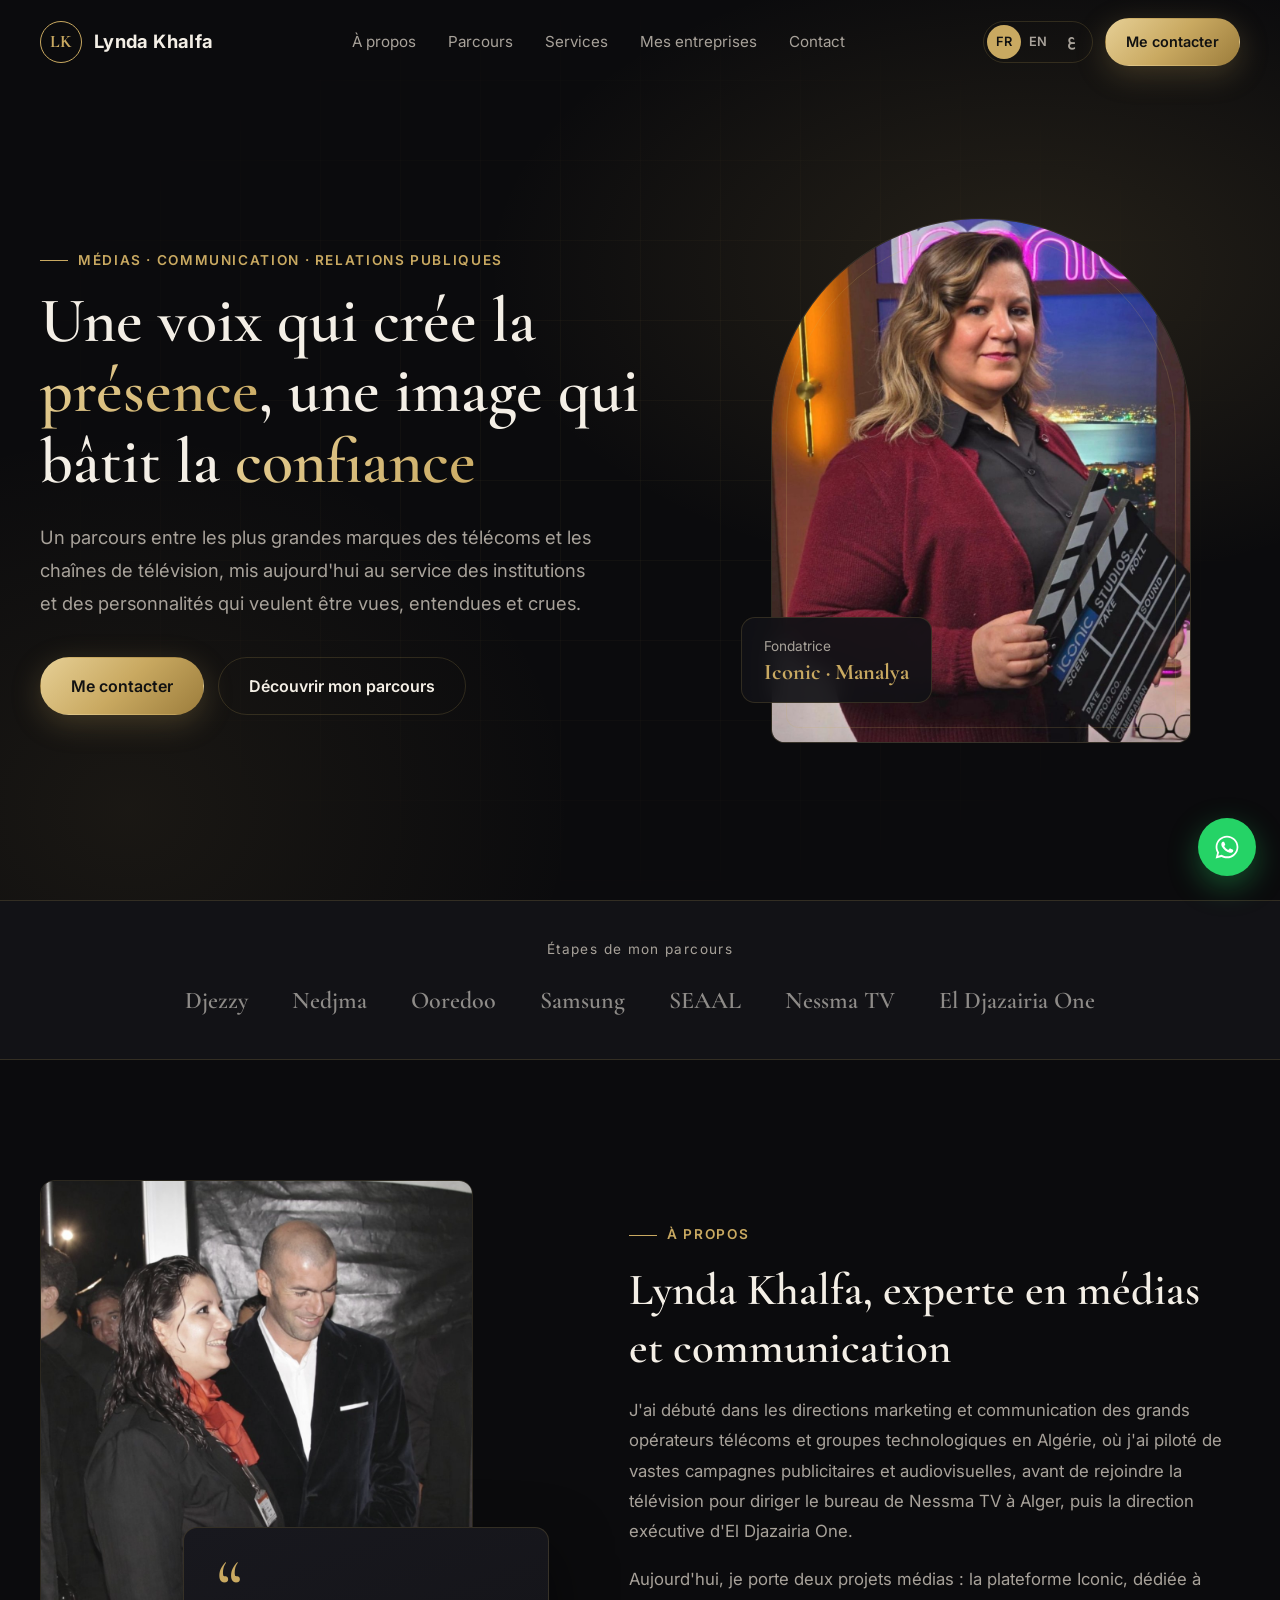
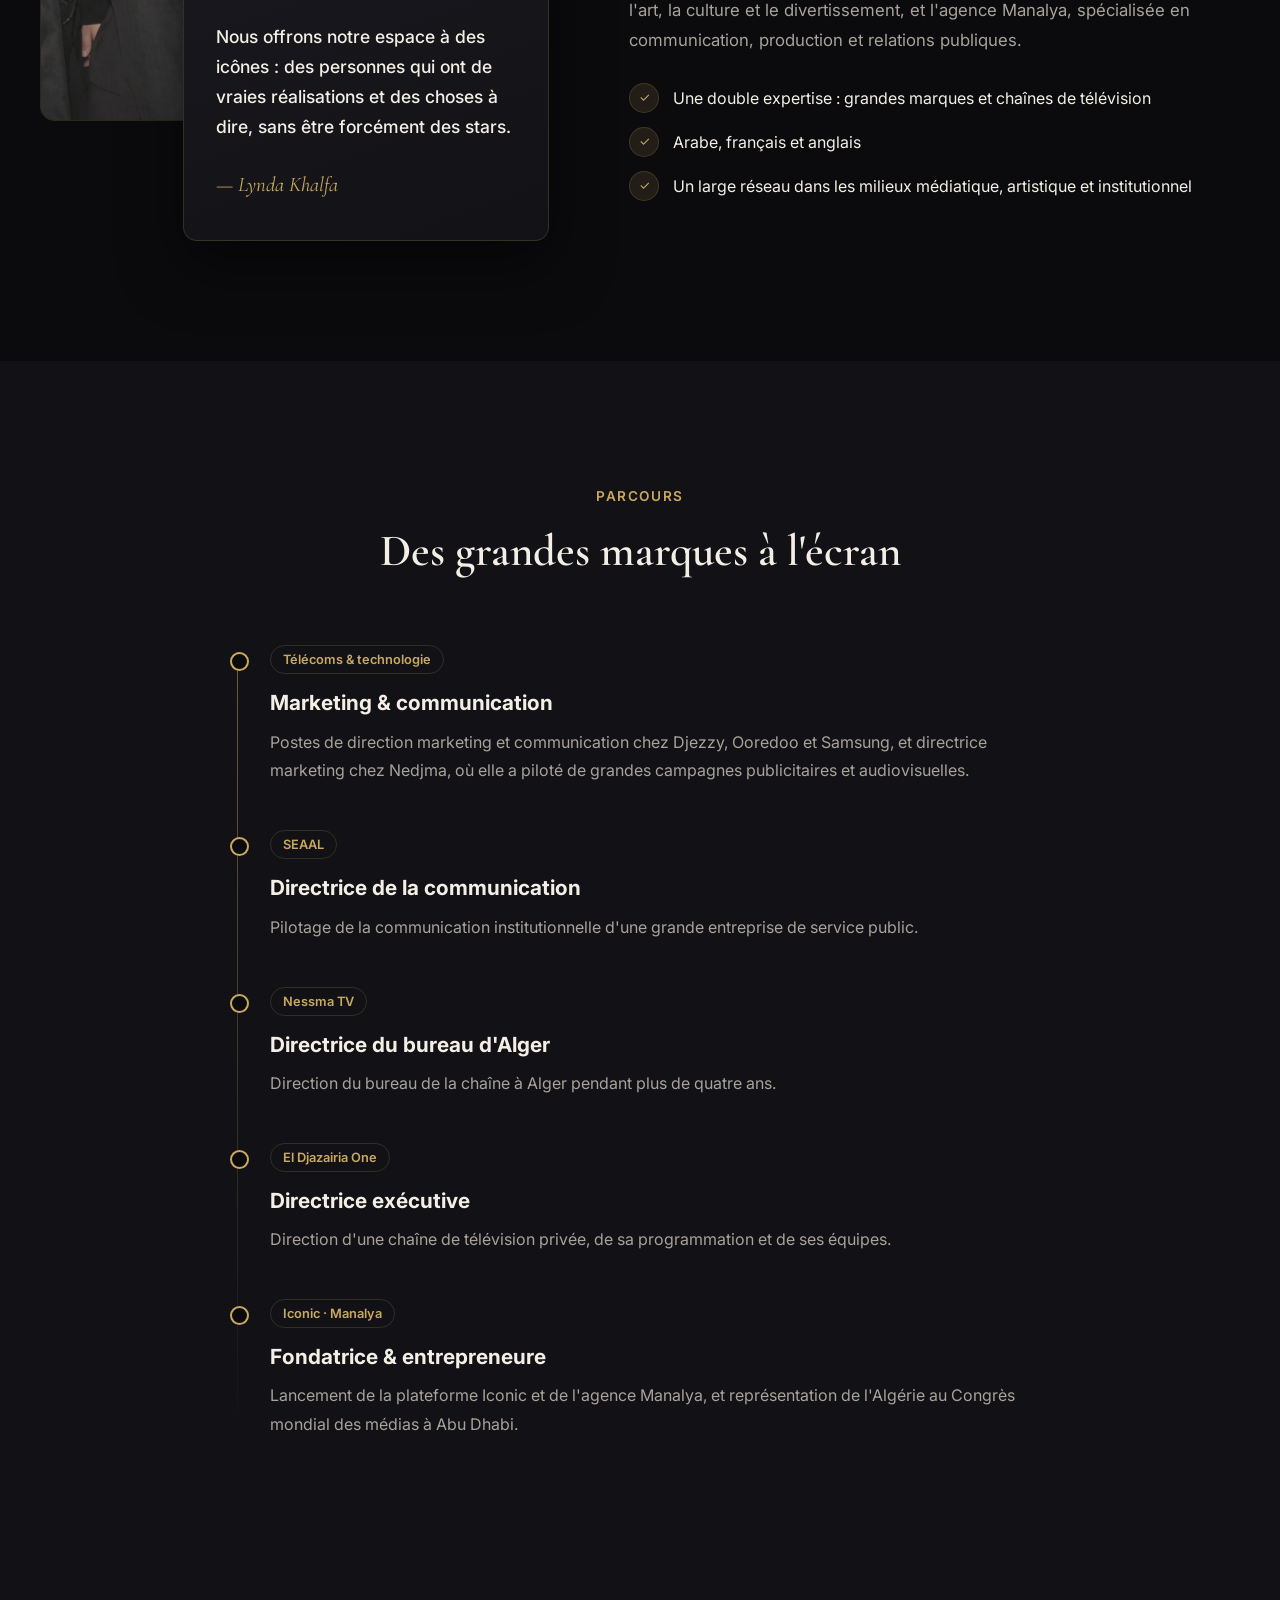
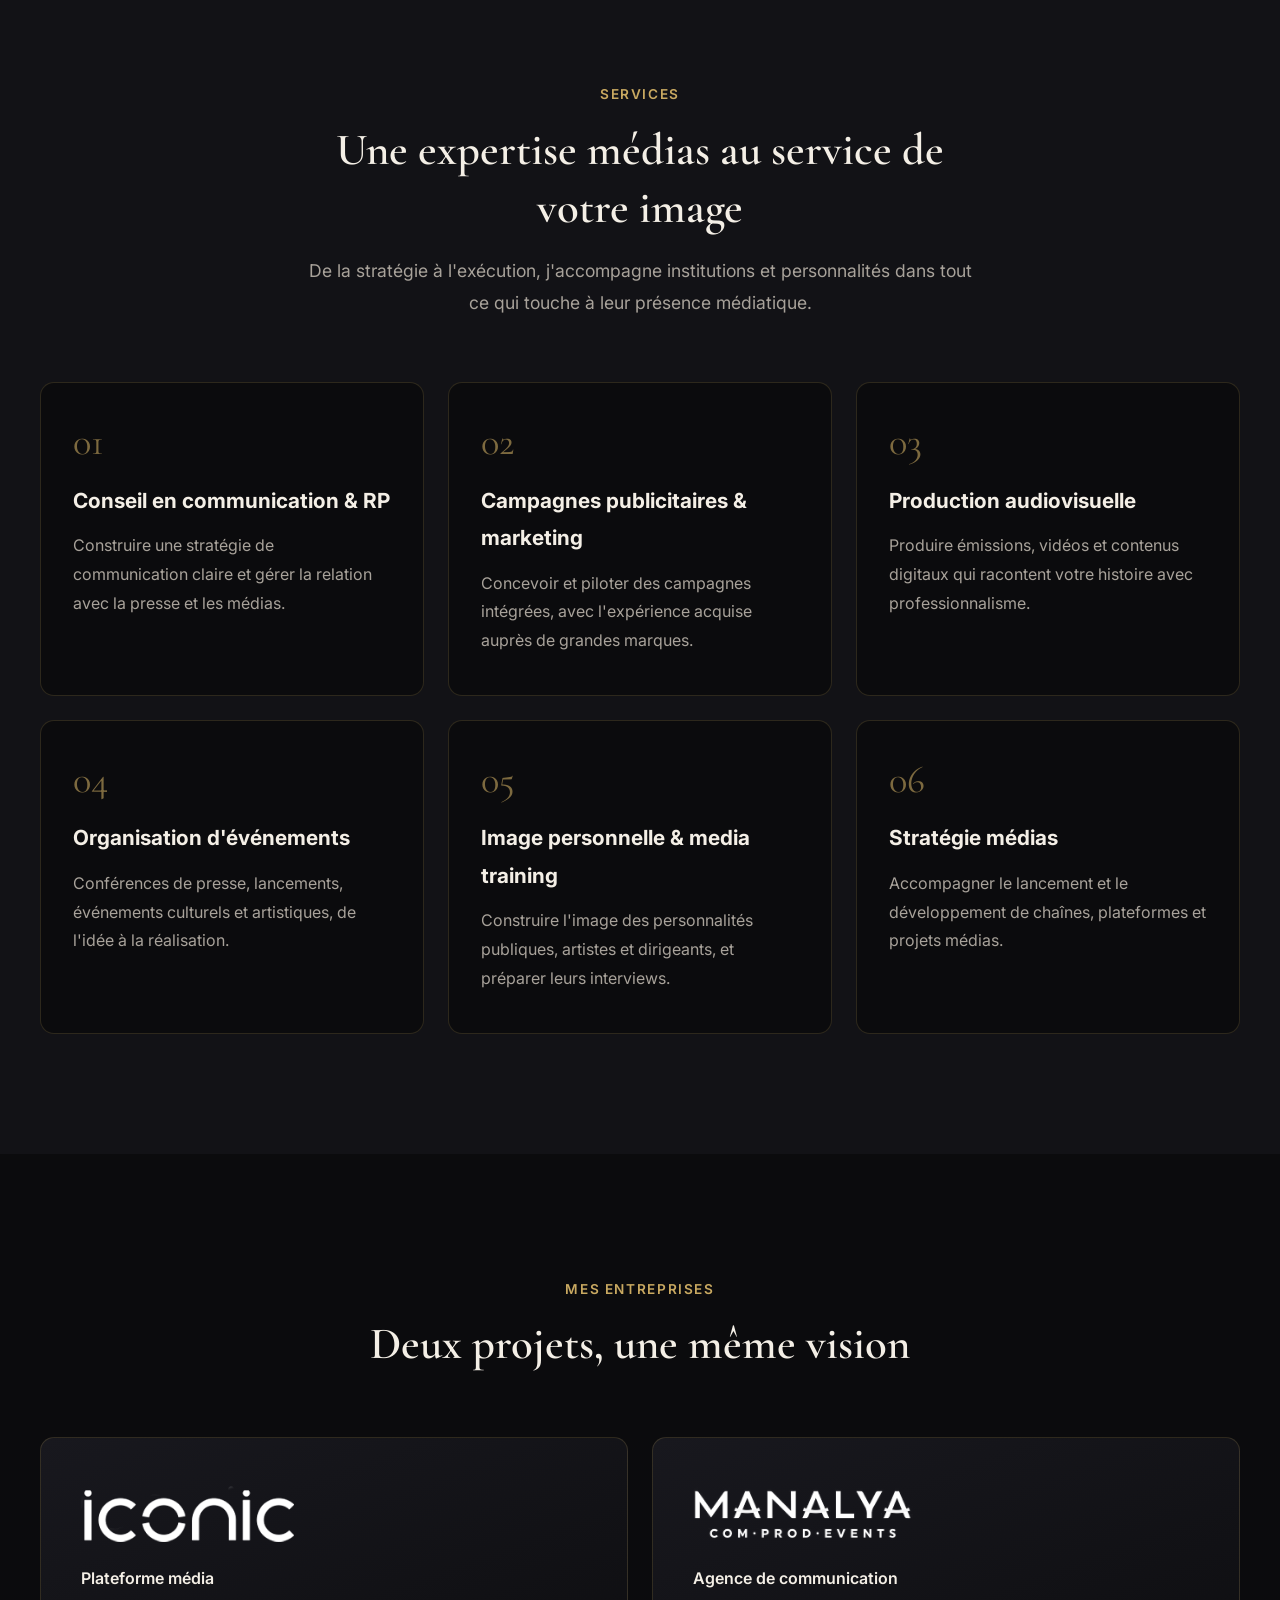
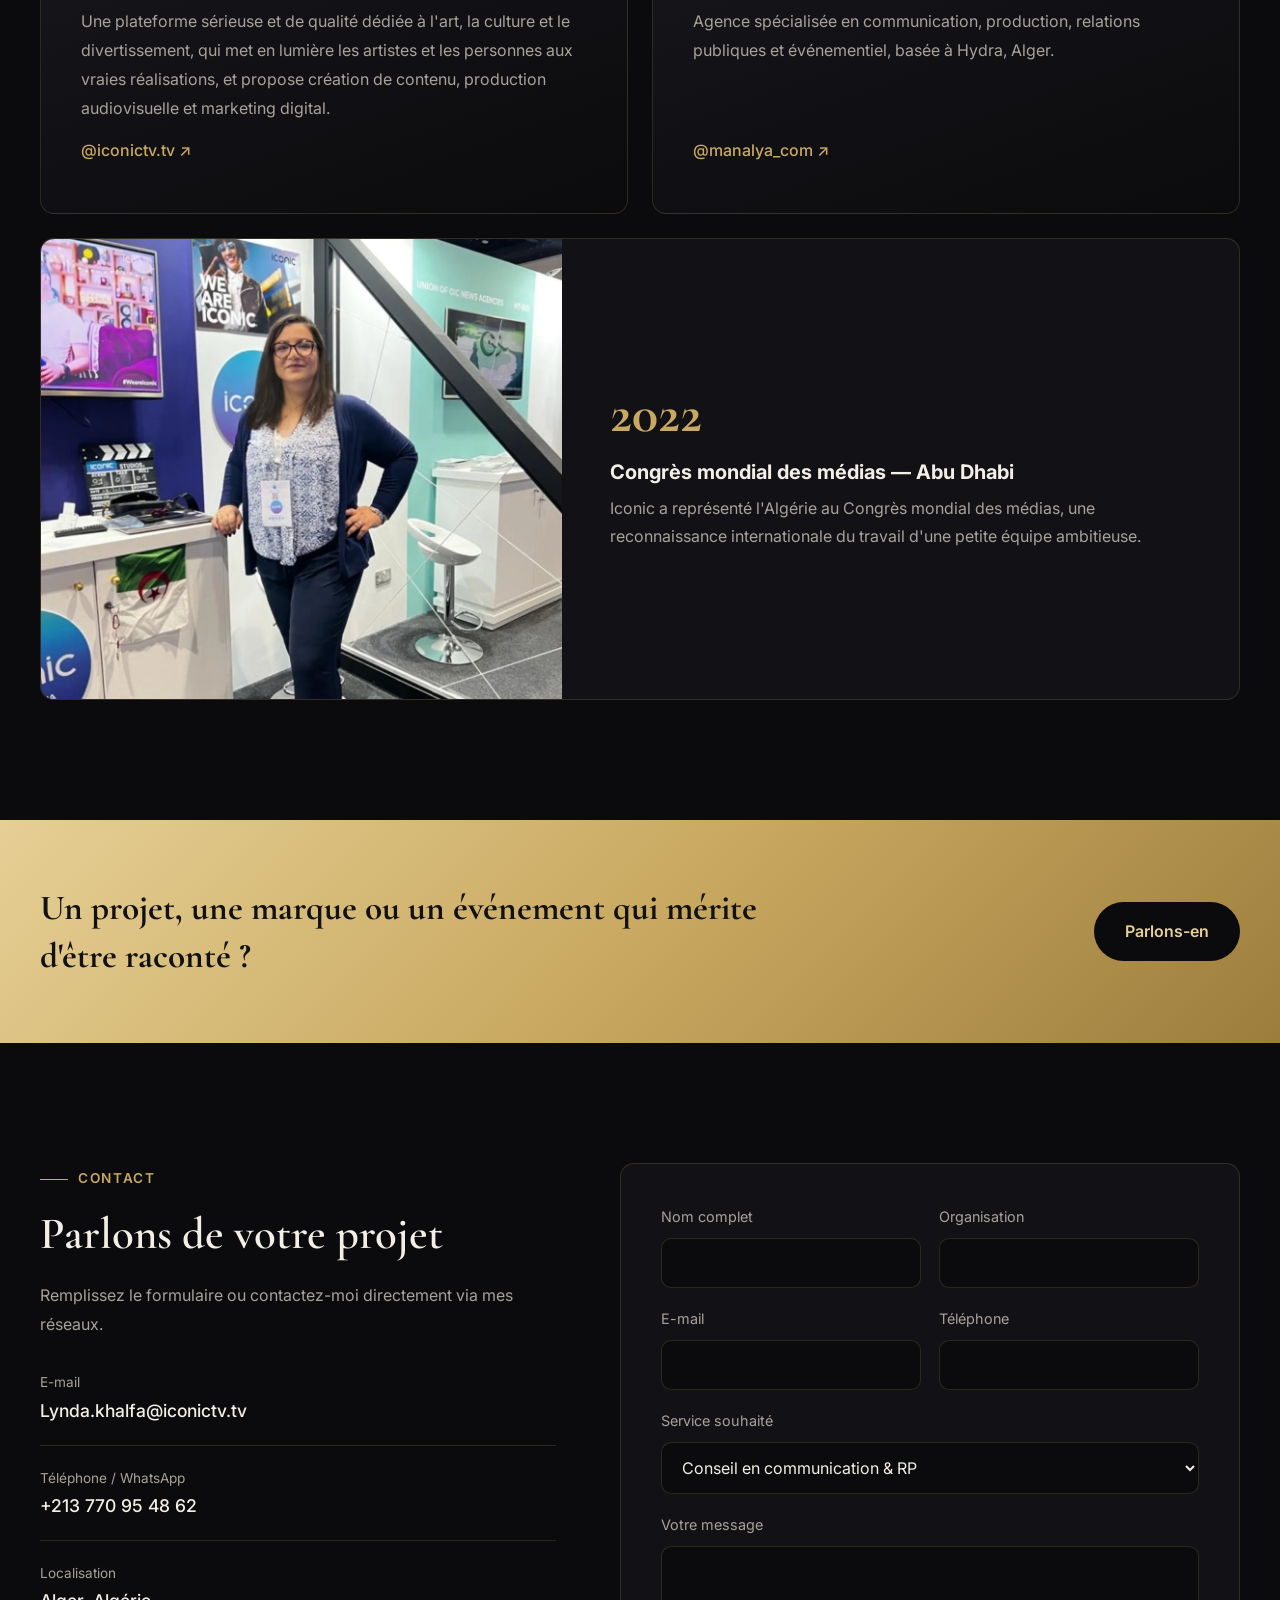
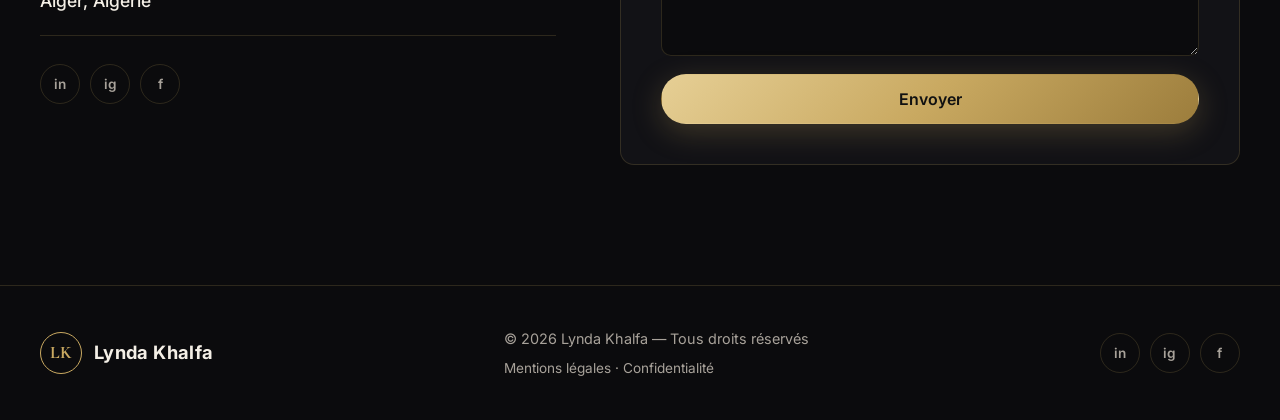
<file: index.html>
<!DOCTYPE html>
<html lang="fr" dir="ltr" data-root="">
<head>
  <meta charset="UTF-8">
  <meta name="viewport" content="width=device-width, initial-scale=1.0">
  <title>Lynda Khalfa | Médias, communication & relations publiques</title>
  <meta name="description" content="Lynda Khalfa — experte en médias, communication et relations publiques, fondatrice de la plateforme Iconic et de l'agence Manalya.">
  <link rel="canonical" href="https://bourezgd.github.io/lynda-website/">
  <link rel="icon" href="assets/img/favicon.svg" type="image/svg+xml">
  <link rel="icon" href="assets/img/favicon-32.png" sizes="32x32" type="image/png">
  <link rel="apple-touch-icon" href="assets/img/apple-touch-icon.png">
  <meta name="theme-color" content="#0b0b0d">
  <meta property="og:type" content="website">
  <meta property="og:site_name" content="Lynda Khalfa">
  <meta property="og:title" content="Lynda Khalfa | Médias, communication &amp; relations publiques">
  <meta property="og:description" content="Experte en médias, communication et relations publiques, fondatrice de la plateforme Iconic et de l'agence Manalya.">
  <meta property="og:url" content="https://bourezgd.github.io/lynda-website/">
  <meta property="og:image" content="https://bourezgd.github.io/lynda-website/assets/img/og.jpg">
  <meta property="og:image:width" content="1200">
  <meta property="og:image:height" content="630">
  <meta property="og:locale" content="fr_FR">
  <meta property="og:locale:alternate" content="en_US">
  <meta property="og:locale:alternate" content="ar_DZ">
  <meta name="twitter:card" content="summary_large_image">
  <meta name="twitter:title" content="Lynda Khalfa | Médias, communication &amp; relations publiques">
  <meta name="twitter:description" content="Experte en médias, communication et relations publiques, fondatrice d'Iconic et de Manalya.">
  <meta name="twitter:image" content="https://bourezgd.github.io/lynda-website/assets/img/og.jpg">
  <script type="application/ld+json">
  {
    "@context": "https://schema.org",
    "@type": "Person",
    "name": "Lynda Khalfa",
    "alternateName": "ليندا خالفة",
    "jobTitle": "Experte en médias, communication et relations publiques",
    "url": "https://bourezgd.github.io/lynda-website/",
    "image": "https://bourezgd.github.io/lynda-website/assets/img/lynda.jpg",
    "email": "mailto:Lynda.khalfa@iconictv.tv",
    "telephone": "+213770954862",
    "address": { "@type": "PostalAddress", "addressLocality": "Alger", "addressCountry": "DZ" },
    "knowsLanguage": ["fr", "en", "ar"],
    "worksFor": [
      { "@type": "Organization", "name": "Iconic", "sameAs": "https://www.instagram.com/iconictv.tv" },
      { "@type": "Organization", "name": "Manalya", "sameAs": "https://www.instagram.com/manalya_com" }
    ],
    "sameAs": [
      "https://www.linkedin.com/in/lyndakhalfa",
      "https://www.instagram.com/lynda_khalfa_chaib",
      "https://www.facebook.com/share/1FAeTQP4gi/"
    ]
  }
  </script>
  <link rel="preconnect" href="https://fonts.googleapis.com">
  <link rel="preconnect" href="https://fonts.gstatic.com" crossorigin>
  <link href="https://fonts.googleapis.com/css2?family=Cormorant+Garamond:wght@500;600;700&family=Tajawal:wght@300;400;500;700;800&family=Inter:wght@300;400;500;600&display=swap" rel="stylesheet">
  <link rel="stylesheet" href="assets/css/style.css">
</head>
<body>

  <!-- Header -->
  <header class="header" id="header">
    <div class="container header__inner">
      <a href="#home" class="logo">
        <span class="logo__mark">LK</span>
        <span class="logo__text" data-i18n="brand">Lynda Khalfa</span>
      </a>
      <nav class="nav" id="nav">
        <a href="#about" data-i18n="nav.about">À propos</a>
        <a href="#journey" data-i18n="nav.journey">Parcours</a>
        <a href="#services" data-i18n="nav.services">Services</a>
        <a href="#ventures" data-i18n="nav.ventures">Mes entreprises</a>
        <a href="#contact" data-i18n="nav.contact">Contact</a>
      </nav>
      <div class="header__actions">
        <nav class="lang-switch" aria-label="Langue">
          <a href="./" hreflang="fr" lang="fr" data-lang="fr" aria-current="page">FR</a>
          <a href="en/" hreflang="en" lang="en" data-lang="en">EN</a>
          <a href="ar/" hreflang="ar" lang="ar" data-lang="ar">ع</a>
        </nav>
        <a href="#contact" class="btn btn--gold btn--sm" data-i18n="cta.contact">Me contacter</a>
        <button class="burger" id="burger" aria-label="Menu"><span></span><span></span><span></span></button>
      </div>
    </div>
  </header>

  <!-- Hero -->
  <section class="hero" id="home">
    <div class="hero__bg"></div>
    <div class="container hero__inner">
      <div class="hero__content reveal">
        <span class="eyebrow" data-i18n="hero.eyebrow">Médias · Communication · Relations publiques</span>
        <h1 class="hero__title" data-i18n="hero.title">Une voix qui crée la <em>présence</em>, une image qui bâtit la <em>confiance</em></h1>
        <p class="hero__lead" data-i18n="hero.lead">Un parcours entre les plus grandes marques des télécoms et les chaînes de télévision, mis aujourd'hui au service des institutions et des personnalités qui veulent être vues, entendues et crues.</p>
        <div class="hero__cta">
          <a href="#contact" class="btn btn--gold" data-i18n="cta.contact">Me contacter</a>
          <a href="#journey" class="btn btn--ghost" data-hide-if-booking data-i18n="cta.journey">Découvrir mon parcours</a>
          <a href="#" class="btn btn--ghost" data-booking target="_blank" rel="noopener" hidden data-i18n="cta.book">Réserver un appel découverte</a>
        </div>
      </div>
      <div class="hero__visual reveal">
        <div class="portrait">
                    <div class="portrait__frame">
            <img src="assets/img/lynda.jpg" alt="Lynda Khalfa" onerror="this.style.display='none'">
            <span class="portrait__initials">LK</span>
          </div>
          <div class="portrait__badge">
            <span data-i18n="hero.badge">Fondatrice</span>
            <strong>Iconic · Manalya</strong>
          </div>
        </div>
      </div>
    </div>
  </section>

  <!-- Brands she worked with -->
  <section class="brands">
    <div class="container">
      <p class="brands__label" data-i18n="brands.label">Étapes de mon parcours</p>
      <ul class="brands__list">
        <li>Djezzy</li>
        <li>Nedjma</li>
        <li>Ooredoo</li>
        <li>Samsung</li>
        <li>SEAAL</li>
        <li>Nessma TV</li>
        <li>El Djazairia One</li>
      </ul>
    </div>
  </section>

  <!-- About -->
  <section class="section about" id="about">
    <div class="container about__grid">
      <div class="about__media reveal">
        <img class="about__photo" src="assets/img/event.jpg" alt="Lynda Khalfa" loading="lazy">
        <div class="about__card">
          <span class="quote-mark">“</span>
          <p data-i18n="about.quote">Nous offrons notre espace à des icônes : des personnes qui ont de vraies réalisations et des choses à dire, sans être forcément des stars.</p>
          <span class="about__sign">— Lynda Khalfa</span>
        </div>
      </div>
      <div class="about__content reveal">
        <span class="eyebrow" data-i18n="about.eyebrow">À propos</span>
        <h2 class="section__title" data-i18n="about.title">Lynda Khalfa, experte en médias et communication</h2>
        <p data-i18n="about.p1">J'ai débuté dans les directions marketing et communication des grands opérateurs télécoms et groupes technologiques en Algérie, où j'ai piloté de vastes campagnes publicitaires et audiovisuelles, avant de rejoindre la télévision pour diriger le bureau de Nessma TV à Alger, puis la direction exécutive d'El Djazairia One.</p>
        <p data-i18n="about.p2">Aujourd'hui, je porte deux projets médias : la plateforme Iconic, dédiée à l'art, la culture et le divertissement, et l'agence Manalya, spécialisée en communication, production et relations publiques.</p>
        <ul class="checklist">
          <li data-i18n="about.l1">Une double expertise : grandes marques et chaînes de télévision</li>
          <li data-i18n="about.l2">Arabe, français et anglais</li>
          <li data-i18n="about.l3">Un large réseau dans les milieux médiatique, artistique et institutionnel</li>
        </ul>
      </div>
    </div>
  </section>

  <!-- Journey -->
  <section class="section journey" id="journey">
    <div class="container">
      <div class="section__head reveal">
        <span class="eyebrow" data-i18n="journey.eyebrow">Parcours</span>
        <h2 class="section__title" data-i18n="journey.title">Des grandes marques à l'écran</h2>
      </div>
      <ol class="timeline">
        <li class="timeline__item reveal">
          <span class="timeline__tag" data-i18n="journey.i1.tag">Télécoms & technologie</span>
          <h3 data-i18n="journey.i1.t">Marketing & communication</h3>
          <p data-i18n="journey.i1.d">Postes de direction marketing et communication chez Djezzy, Ooredoo et Samsung, et directrice marketing chez Nedjma, où elle a piloté de grandes campagnes publicitaires et audiovisuelles.</p>
        </li>
        <li class="timeline__item reveal">
          <span class="timeline__tag">SEAAL</span>
          <h3 data-i18n="journey.i2.t">Directrice de la communication</h3>
          <p data-i18n="journey.i2.d">Pilotage de la communication institutionnelle d'une grande entreprise de service public.</p>
        </li>
        <li class="timeline__item reveal">
          <span class="timeline__tag">Nessma TV</span>
          <h3 data-i18n="journey.i3.t">Directrice du bureau d'Alger</h3>
          <p data-i18n="journey.i3.d">Direction du bureau de la chaîne à Alger pendant plus de quatre ans.</p>
        </li>
        <li class="timeline__item reveal">
          <span class="timeline__tag">El Djazairia One</span>
          <h3 data-i18n="journey.i4.t">Directrice exécutive</h3>
          <p data-i18n="journey.i4.d">Direction d'une chaîne de télévision privée, de sa programmation et de ses équipes.</p>
        </li>
        <li class="timeline__item reveal">
          <span class="timeline__tag">Iconic · Manalya</span>
          <h3 data-i18n="journey.i5.t">Fondatrice & entrepreneure</h3>
          <p data-i18n="journey.i5.d">Lancement de la plateforme Iconic et de l'agence Manalya, et représentation de l'Algérie au Congrès mondial des médias à Abu Dhabi.</p>
        </li>
      </ol>
    </div>
  </section>

  <!-- Services -->
  <section class="section services" id="services">
    <div class="container">
      <div class="section__head reveal">
        <span class="eyebrow" data-i18n="services.eyebrow">Services</span>
        <h2 class="section__title" data-i18n="services.title">Une expertise médias au service de votre image</h2>
        <p class="section__lead" data-i18n="services.lead">De la stratégie à l'exécution, j'accompagne institutions et personnalités dans tout ce qui touche à leur présence médiatique.</p>
      </div>
      <div class="cards">
        <article class="card reveal">
          <div class="card__icon">01</div>
          <h3 data-i18n="services.s1.t">Conseil en communication & RP</h3>
          <p data-i18n="services.s1.d">Construire une stratégie de communication claire et gérer la relation avec la presse et les médias.</p>
        </article>
        <article class="card reveal">
          <div class="card__icon">02</div>
          <h3 data-i18n="services.s2.t">Campagnes publicitaires & marketing</h3>
          <p data-i18n="services.s2.d">Concevoir et piloter des campagnes intégrées, avec l'expérience acquise auprès de grandes marques.</p>
        </article>
        <article class="card reveal">
          <div class="card__icon">03</div>
          <h3 data-i18n="services.s3.t">Production audiovisuelle</h3>
          <p data-i18n="services.s3.d">Produire émissions, vidéos et contenus digitaux qui racontent votre histoire avec professionnalisme.</p>
        </article>
        <article class="card reveal">
          <div class="card__icon">04</div>
          <h3 data-i18n="services.s4.t">Organisation d'événements</h3>
          <p data-i18n="services.s4.d">Conférences de presse, lancements, événements culturels et artistiques, de l'idée à la réalisation.</p>
        </article>
        <article class="card reveal">
          <div class="card__icon">05</div>
          <h3 data-i18n="services.s5.t">Image personnelle & media training</h3>
          <p data-i18n="services.s5.d">Construire l'image des personnalités publiques, artistes et dirigeants, et préparer leurs interviews.</p>
        </article>
        <article class="card reveal">
          <div class="card__icon">06</div>
          <h3 data-i18n="services.s6.t">Stratégie médias</h3>
          <p data-i18n="services.s6.d">Accompagner le lancement et le développement de chaînes, plateformes et projets médias.</p>
        </article>
      </div>
    </div>
  </section>

  <!-- Ventures -->
  <section class="section ventures" id="ventures">
    <div class="container">
      <div class="section__head reveal">
        <span class="eyebrow" data-i18n="ventures.eyebrow">Mes entreprises</span>
        <h2 class="section__title" data-i18n="ventures.title">Deux projets, une même vision</h2>
      </div>
      <div class="ventures__grid">
        <article class="venture reveal">
          <img class="venture__logo" src="assets/img/iconic.png" alt="Iconic" loading="lazy">
          <span class="venture__type" data-i18n="ventures.iconic.type">Plateforme média</span>
          <p data-i18n="ventures.iconic.d">Une plateforme sérieuse et de qualité dédiée à l'art, la culture et le divertissement, qui met en lumière les artistes et les personnes aux vraies réalisations, et propose création de contenu, production audiovisuelle et marketing digital.</p>
          <a class="venture__link" href="https://www.instagram.com/iconictv.tv" target="_blank" rel="noopener">@iconictv.tv ↗</a>
        </article>
        <article class="venture reveal">
          <img class="venture__logo" src="assets/img/manalya.png" alt="Manalya — Com · Prod · Events" loading="lazy">
          <span class="venture__type" data-i18n="ventures.manalya.type">Agence de communication</span>
          <p data-i18n="ventures.manalya.d">Agence spécialisée en communication, production, relations publiques et événementiel, basée à Hydra, Alger.</p>
          <a class="venture__link" href="https://www.instagram.com/manalya_com" target="_blank" rel="noopener">@manalya_com ↗</a>
        </article>
      </div>
      <div class="highlight reveal">
        <img class="highlight__photo" src="assets/img/abu-dhabi-2022.jpg" alt="Lynda Khalfa — Iconic, Abu Dhabi 2022" loading="lazy">
        <div class="highlight__body">
          <span class="highlight__year">2022</span>
          <h3 data-i18n="highlight.t">Congrès mondial des médias — Abu Dhabi</h3>
          <p data-i18n="highlight.d">Iconic a représenté l'Algérie au Congrès mondial des médias, une reconnaissance internationale du travail d'une petite équipe ambitieuse.</p>
        </div>
      </div>
    </div>
  </section>

  <!-- Featured media (hidden until MEDIA in assets/js/content.js has entries) -->
  <section class="section media" id="media" hidden>
    <div class="container">
      <div class="section__head reveal">
        <span class="eyebrow" data-i18n="media.eyebrow">À la une</span>
        <h2 class="section__title" data-i18n="media.title">Interviews, émissions et publications</h2>
      </div>
      <div class="media__grid" id="mediaGrid"></div>
    </div>
  </section>

  <!-- Testimonials (hidden until TESTIMONIALS in assets/js/content.js has entries) -->
  <section class="section testimonials" id="testimonials" hidden>
    <div class="container">
      <div class="section__head reveal">
        <span class="eyebrow" data-i18n="testimonials.eyebrow">Témoignages</span>
        <h2 class="section__title" data-i18n="testimonials.title">Ce qu'ils disent de notre collaboration</h2>
      </div>
      <div class="testimonials__grid" id="testimonialsGrid"></div>
    </div>
  </section>

  <!-- Clients (hidden until CLIENTS in assets/js/content.js has entries) -->
  <section class="clients" id="clients" hidden>
    <div class="container">
      <p class="clients__label" data-i18n="clients.title">Ils m'ont fait confiance</p>
      <ul class="clients__list" id="clientsList"></ul>
    </div>
  </section>

  <!-- CTA band -->
  <section class="cta-band">
    <div class="container cta-band__inner reveal">
      <h2 data-i18n="band.title">Un projet, une marque ou un événement qui mérite d'être raconté ?</h2>
      <a href="#contact" class="btn btn--dark" data-i18n="cta.talk">Parlons-en</a>
    </div>
  </section>

  <!-- Contact -->
  <section class="section contact" id="contact">
    <div class="container contact__grid">
      <div class="contact__info reveal">
        <span class="eyebrow" data-i18n="contact.eyebrow">Contact</span>
        <h2 class="section__title" data-i18n="contact.title">Parlons de votre projet</h2>
        <p data-i18n="contact.lead">Remplissez le formulaire ou contactez-moi directement via mes réseaux.</p>
        <ul class="contact__list">
          <!-- البريد والهاتف يُعدَّلان في CONFIG داخل assets/js/main.js -->
          <li data-booking-item hidden><span data-i18n="contact.book">Appel découverte gratuit de 30 minutes</span><a href="#" data-booking target="_blank" rel="noopener" data-i18n="cta.book">Réserver un appel découverte</a></li>
          <li><span data-i18n="contact.email">E-mail</span><a href="#" id="emailLink"></a></li>
          <li><span data-i18n="contact.phone">Téléphone / WhatsApp</span><a href="#" id="waLink" dir="ltr"></a></li>
          <li><span data-i18n="contact.location">Localisation</span><strong data-i18n="contact.city">Alger, Algérie</strong></li>
        </ul>
        <div class="socials socials--lg">
          <a href="https://www.linkedin.com/in/lyndakhalfa" target="_blank" rel="noopener" aria-label="LinkedIn">in</a>
          <a href="https://www.instagram.com/lynda_khalfa_chaib" target="_blank" rel="noopener" aria-label="Instagram">ig</a>
          <a href="https://www.facebook.com/share/1FAeTQP4gi/" target="_blank" rel="noopener" aria-label="Facebook">f</a>
        </div>
        <form class="newsletter" id="newsletter" hidden>
          <h3 data-i18n="news.title">Conseils médias &amp; communication</h3>
          <p data-i18n="news.lead" data-news-plain>Recevez occasionnellement mes conseils pour mieux communiquer et gérer votre image. Sans spam.</p>
          <p data-i18n="news.leadGuide" data-news-guide hidden>Recevez gratuitement mon guide pratique, puis mes conseils occasionnels. Sans spam.</p>
          <div class="newsletter__row">
            <input type="email" name="email" required aria-label="E-mail" data-i18n-placeholder="news.placeholder" placeholder="Votre e-mail">
            <input type="text" name="_honey" class="hp" tabindex="-1" autocomplete="off" aria-hidden="true">
            <button type="submit" class="btn btn--gold btn--sm" data-i18n="news.submit">Je m'inscris</button>
          </div>
          <p class="newsletter__note" id="newsletterNote" hidden></p>
        </form>
      </div>
      <form class="form reveal" id="contactForm">
        <input type="text" name="_honey" class="hp" tabindex="-1" autocomplete="off" aria-hidden="true">
        <div class="form__row">
          <label><span data-i18n="form.name">Nom complet</span><input type="text" name="name" required></label>
          <label><span data-i18n="form.company">Organisation</span><input type="text" name="company"></label>
        </div>
        <div class="form__row">
          <label><span data-i18n="form.email">E-mail</span><input type="email" name="email" required></label>
          <label><span data-i18n="form.phone">Téléphone</span><input type="tel" name="phone"></label>
        </div>
        <label><span data-i18n="form.service">Service souhaité</span>
          <select name="service">
            <option data-i18n="services.s1.t">Conseil en communication & RP</option>
            <option data-i18n="services.s2.t">Campagnes publicitaires & marketing</option>
            <option data-i18n="services.s3.t">Production audiovisuelle</option>
            <option data-i18n="services.s4.t">Organisation d'événements</option>
            <option data-i18n="services.s5.t">Image personnelle & media training</option>
            <option data-i18n="services.s6.t">Stratégie médias</option>
          </select>
        </label>
        <label><span data-i18n="form.message">Votre message</span><textarea name="message" rows="4" required></textarea></label>
        <button type="submit" class="btn btn--gold btn--full" data-i18n="form.submit">Envoyer</button>
        <p class="form__note" id="formNote" hidden></p>
      </form>
    </div>
  </section>

  <!-- Footer -->
  <footer class="footer">
    <div class="container footer__inner">
      <a href="#home" class="logo">
        <span class="logo__mark">LK</span>
        <span class="logo__text" data-i18n="brand">Lynda Khalfa</span>
      </a>
      <div class="footer__meta">
        <p class="footer__copy">© <span id="year"></span> Lynda Khalfa — <span data-i18n="footer.rights">Tous droits réservés</span></p>
        <p class="footer__links"><a href="mentions-legales.html" data-i18n="footer.legal">Mentions légales</a> · <a href="confidentialite.html" data-i18n="footer.privacy">Confidentialité</a></p>
      </div>
      <div class="socials">
        <a href="https://www.linkedin.com/in/lyndakhalfa" target="_blank" rel="noopener" aria-label="LinkedIn">in</a>
        <a href="https://www.instagram.com/lynda_khalfa_chaib" target="_blank" rel="noopener" aria-label="Instagram">ig</a>
        <a href="https://www.facebook.com/share/1FAeTQP4gi/" target="_blank" rel="noopener" aria-label="Facebook">f</a>
      </div>
    </div>
  </footer>

  <a href="#" class="wa-float" id="waFloat" aria-label="WhatsApp">
    <svg viewBox="0 0 32 32" width="28" height="28" fill="currentColor"><path d="M16 3C8.8 3 3 8.8 3 16c0 2.3.6 4.5 1.7 6.5L3 29l6.7-1.7c1.9 1 4.1 1.6 6.3 1.6 7.2 0 13-5.8 13-13S23.2 3 16 3zm0 23.7c-2 0-4-.5-5.7-1.6l-.4-.2-4 1 1.1-3.9-.3-.4C5.6 19.9 5 18 5 16 5 9.9 9.9 5 16 5s11 4.9 11 11-4.9 10.7-11 10.7zm6-8c-.3-.2-1.9-1-2.2-1.1-.3-.1-.5-.2-.7.2-.2.3-.8 1.1-1 1.3-.2.2-.4.2-.7.1-.3-.2-1.4-.5-2.6-1.6-1-.9-1.6-1.9-1.8-2.2-.2-.3 0-.5.1-.7l.5-.6c.2-.2.2-.4.3-.6.1-.2 0-.4 0-.6l-1-2.4c-.3-.6-.5-.5-.7-.5h-.6c-.2 0-.6.1-.9.4-.3.3-1.2 1.1-1.2 2.8s1.2 3.3 1.4 3.5c.2.2 2.4 3.6 5.7 5 .8.3 1.4.5 1.9.7.8.3 1.6.2 2.2.1.7-.1 1.9-.8 2.2-1.5.3-.8.3-1.4.2-1.5-.1-.2-.3-.3-.6-.4z"/></svg>
  </a>

  <script src="assets/js/i18n.js"></script>
  <script src="assets/js/content.js"></script>
  <script src="assets/js/main.js"></script>
</body>
</html>
</file>
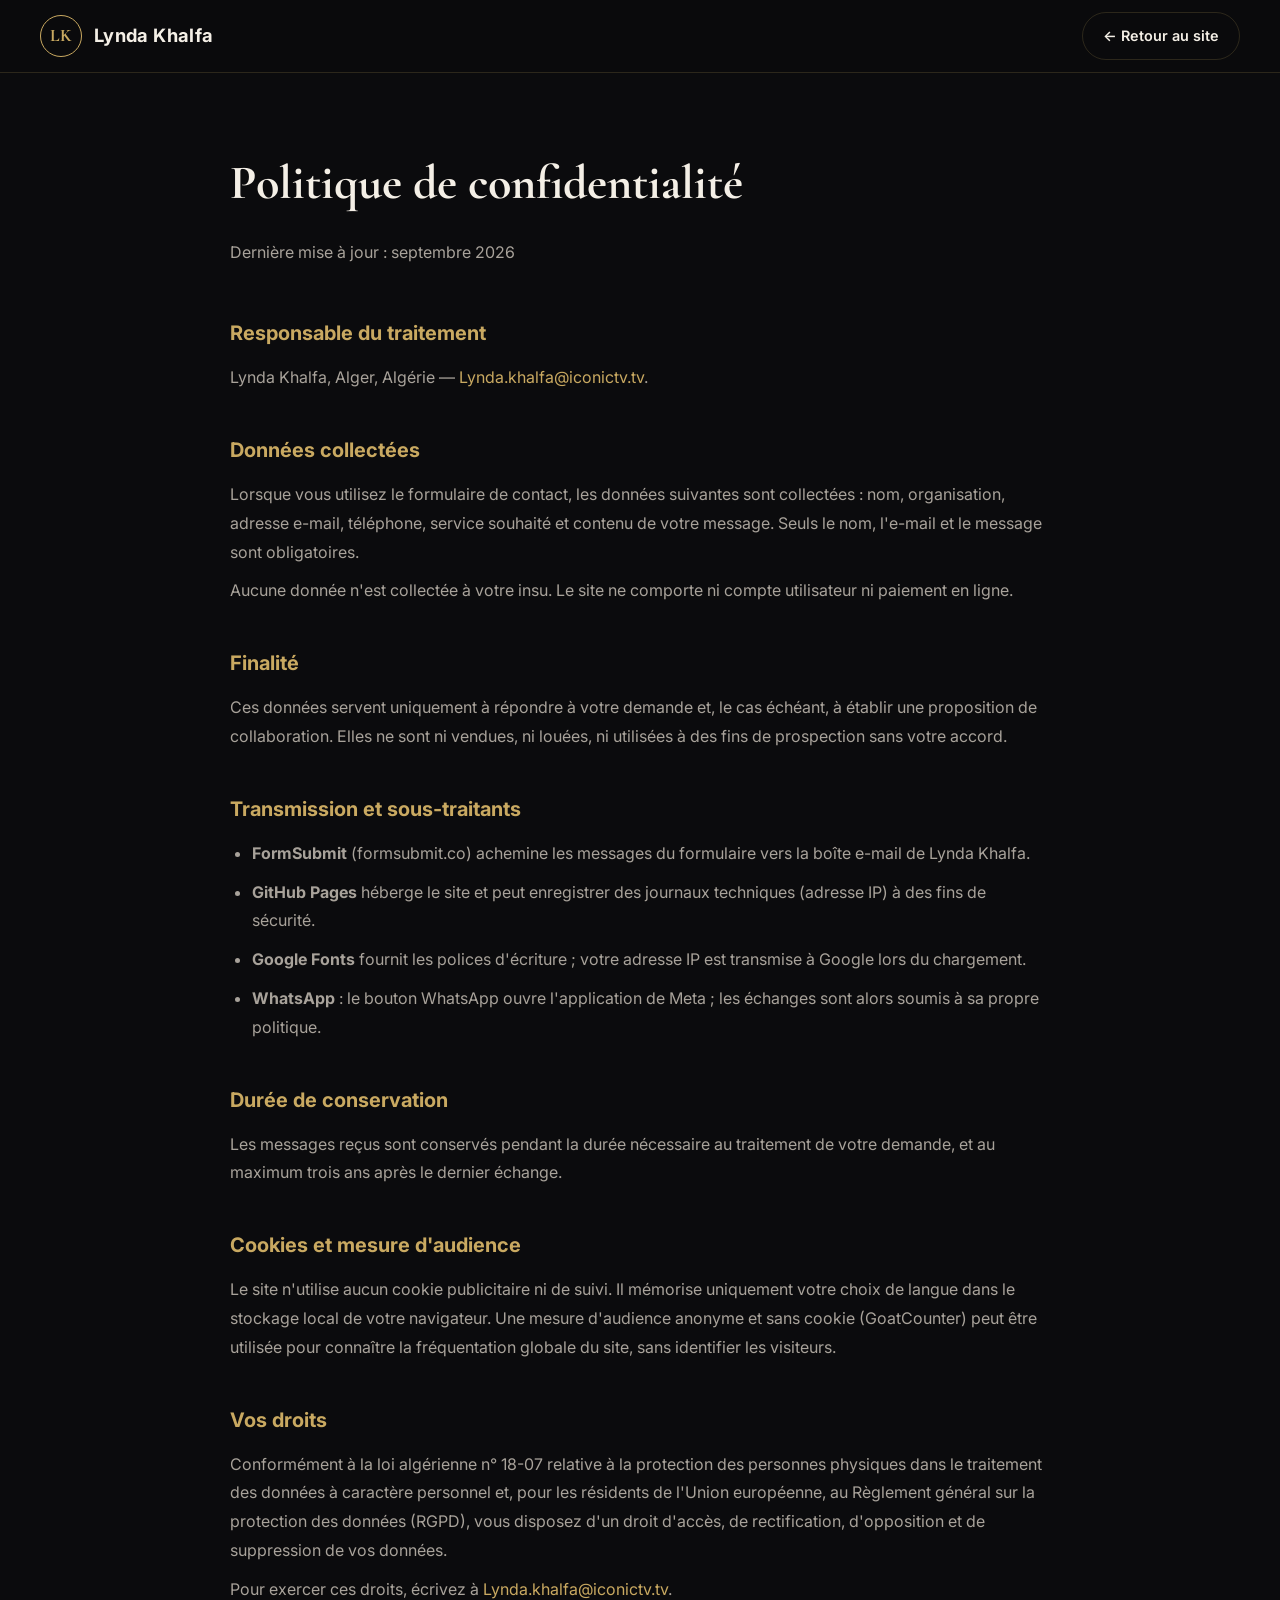
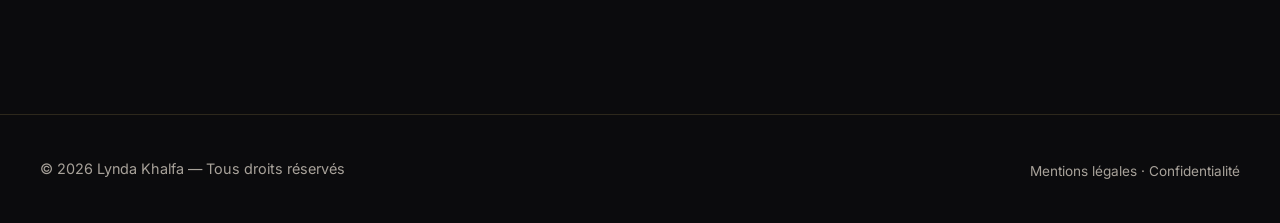
<file: confidentialite.html>
<!DOCTYPE html>
<html lang="fr" dir="ltr">
<head>
  <meta charset="UTF-8">
  <meta name="viewport" content="width=device-width, initial-scale=1.0">
  <title>Politique de confidentialité | Lynda Khalfa</title>
  <meta name="description" content="Politique de confidentialité et protection des données personnelles du site de Lynda Khalfa.">
  <meta name="robots" content="noindex, follow">
  <link rel="icon" href="assets/img/favicon.svg" type="image/svg+xml">
  <link rel="icon" href="assets/img/favicon-32.png" sizes="32x32" type="image/png">
  <link rel="apple-touch-icon" href="assets/img/apple-touch-icon.png">
  <meta name="theme-color" content="#0b0b0d">
  <link rel="preconnect" href="https://fonts.googleapis.com">
  <link rel="preconnect" href="https://fonts.gstatic.com" crossorigin>
  <link href="https://fonts.googleapis.com/css2?family=Cormorant+Garamond:wght@500;600;700&family=Inter:wght@300;400;500;600&display=swap" rel="stylesheet">
  <link rel="stylesheet" href="assets/css/style.css">
</head>
<body>
  <header class="header scrolled">
    <div class="container header__inner">
      <a href="./" class="logo">
        <span class="logo__mark">LK</span>
        <span class="logo__text">Lynda Khalfa</span>
      </a>
      <a href="./" class="btn btn--ghost btn--sm">← Retour au site</a>
    </div>
  </header>

  <main class="legal">
    <div class="container">
      <h1>Politique de confidentialité</h1>
      <p class="legal__updated">Dernière mise à jour : septembre 2026</p>
      <h2>Responsable du traitement</h2>
      <p>Lynda Khalfa, Alger, Algérie — <a href="mailto:Lynda.khalfa@iconictv.tv">Lynda.khalfa@iconictv.tv</a>.</p>

      <h2>Données collectées</h2>
      <p>Lorsque vous utilisez le formulaire de contact, les données suivantes sont collectées : nom, organisation, adresse e-mail, téléphone, service souhaité et contenu de votre message. Seuls le nom, l'e-mail et le message sont obligatoires.</p>
      <p>Aucune donnée n'est collectée à votre insu. Le site ne comporte ni compte utilisateur ni paiement en ligne.</p>

      <h2>Finalité</h2>
      <p>Ces données servent uniquement à répondre à votre demande et, le cas échéant, à établir une proposition de collaboration. Elles ne sont ni vendues, ni louées, ni utilisées à des fins de prospection sans votre accord.</p>

      <h2>Transmission et sous-traitants</h2>
      <ul>
        <li><strong>FormSubmit</strong> (formsubmit.co) achemine les messages du formulaire vers la boîte e-mail de Lynda Khalfa.</li>
        <li><strong>GitHub Pages</strong> héberge le site et peut enregistrer des journaux techniques (adresse IP) à des fins de sécurité.</li>
        <li><strong>Google Fonts</strong> fournit les polices d'écriture ; votre adresse IP est transmise à Google lors du chargement.</li>
        <li><strong>WhatsApp</strong> : le bouton WhatsApp ouvre l'application de Meta ; les échanges sont alors soumis à sa propre politique.</li>
      </ul>

      <h2>Durée de conservation</h2>
      <p>Les messages reçus sont conservés pendant la durée nécessaire au traitement de votre demande, et au maximum trois ans après le dernier échange.</p>

      <h2>Cookies et mesure d'audience</h2>
      <p>Le site n'utilise aucun cookie publicitaire ni de suivi. Il mémorise uniquement votre choix de langue dans le stockage local de votre navigateur. Une mesure d'audience anonyme et sans cookie (GoatCounter) peut être utilisée pour connaître la fréquentation globale du site, sans identifier les visiteurs.</p>

      <h2>Vos droits</h2>
      <p>Conformément à la loi algérienne n° 18-07 relative à la protection des personnes physiques dans le traitement des données à caractère personnel et, pour les résidents de l'Union européenne, au Règlement général sur la protection des données (RGPD), vous disposez d'un droit d'accès, de rectification, d'opposition et de suppression de vos données.</p>
      <p>Pour exercer ces droits, écrivez à <a href="mailto:Lynda.khalfa@iconictv.tv">Lynda.khalfa@iconictv.tv</a>.</p>
    </div>
  </main>

  <footer class="footer">
    <div class="container footer__inner">
      <p class="footer__copy">© 2026 Lynda Khalfa — Tous droits réservés</p>
      <p class="footer__links"><a href="mentions-legales.html">Mentions légales</a> · <a href="confidentialite.html">Confidentialité</a></p>
    </div>
  </footer>
</body>
</html>
</file>
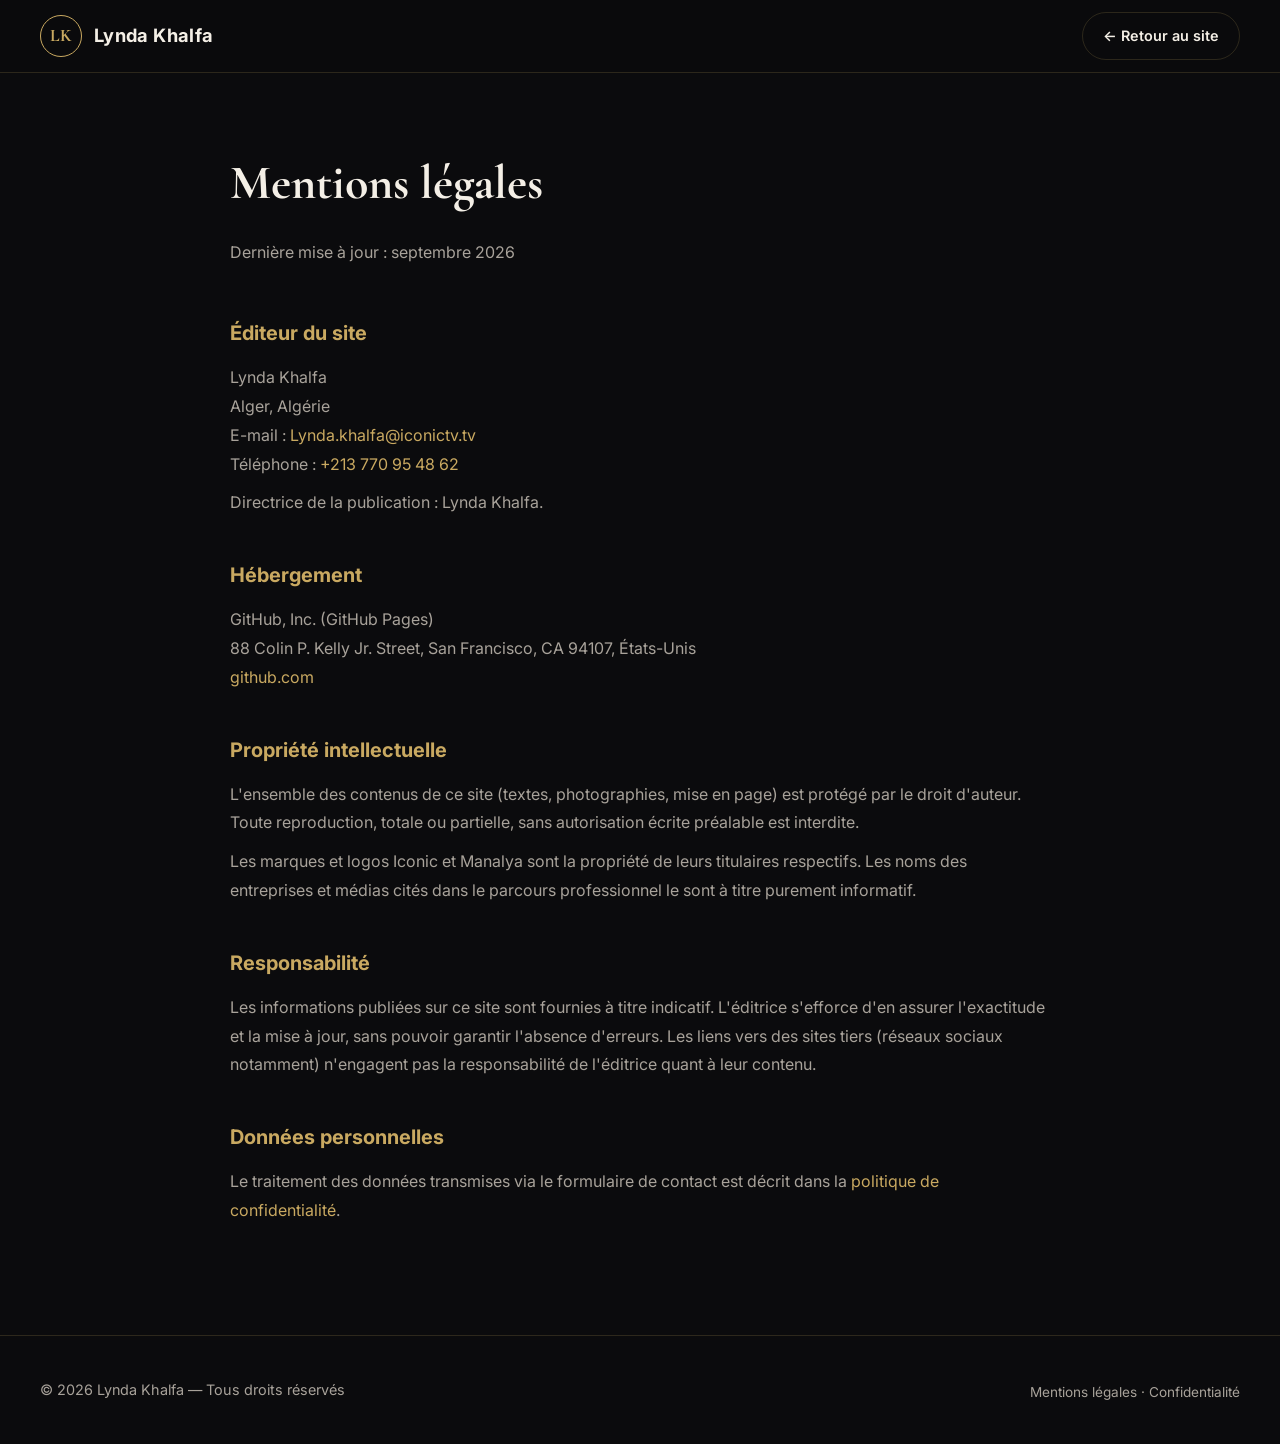
<file: mentions-legales.html>
<!DOCTYPE html>
<html lang="fr" dir="ltr">
<head>
  <meta charset="UTF-8">
  <meta name="viewport" content="width=device-width, initial-scale=1.0">
  <title>Mentions légales | Lynda Khalfa</title>
  <meta name="description" content="Mentions légales du site de Lynda Khalfa.">
  <meta name="robots" content="noindex, follow">
  <link rel="icon" href="assets/img/favicon.svg" type="image/svg+xml">
  <link rel="icon" href="assets/img/favicon-32.png" sizes="32x32" type="image/png">
  <link rel="apple-touch-icon" href="assets/img/apple-touch-icon.png">
  <meta name="theme-color" content="#0b0b0d">
  <link rel="preconnect" href="https://fonts.googleapis.com">
  <link rel="preconnect" href="https://fonts.gstatic.com" crossorigin>
  <link href="https://fonts.googleapis.com/css2?family=Cormorant+Garamond:wght@500;600;700&family=Inter:wght@300;400;500;600&display=swap" rel="stylesheet">
  <link rel="stylesheet" href="assets/css/style.css">
</head>
<body>
  <header class="header scrolled">
    <div class="container header__inner">
      <a href="./" class="logo">
        <span class="logo__mark">LK</span>
        <span class="logo__text">Lynda Khalfa</span>
      </a>
      <a href="./" class="btn btn--ghost btn--sm">← Retour au site</a>
    </div>
  </header>

  <main class="legal">
    <div class="container">
      <h1>Mentions légales</h1>
      <p class="legal__updated">Dernière mise à jour : septembre 2026</p>
      <h2>Éditeur du site</h2>
      <p>Lynda Khalfa<br>Alger, Algérie<br>
      E-mail : <a href="mailto:Lynda.khalfa@iconictv.tv">Lynda.khalfa@iconictv.tv</a><br>
      Téléphone : <a href="tel:+213770954862">+213 770 95 48 62</a></p>
      <p>Directrice de la publication : Lynda Khalfa.</p>

      <h2>Hébergement</h2>
      <p>GitHub, Inc. (GitHub Pages)<br>88 Colin P. Kelly Jr. Street, San Francisco, CA 94107, États-Unis<br>
      <a href="https://github.com" target="_blank" rel="noopener">github.com</a></p>

      <h2>Propriété intellectuelle</h2>
      <p>L'ensemble des contenus de ce site (textes, photographies, mise en page) est protégé par le droit d'auteur. Toute reproduction, totale ou partielle, sans autorisation écrite préalable est interdite.</p>
      <p>Les marques et logos Iconic et Manalya sont la propriété de leurs titulaires respectifs. Les noms des entreprises et médias cités dans le parcours professionnel le sont à titre purement informatif.</p>

      <h2>Responsabilité</h2>
      <p>Les informations publiées sur ce site sont fournies à titre indicatif. L'éditrice s'efforce d'en assurer l'exactitude et la mise à jour, sans pouvoir garantir l'absence d'erreurs. Les liens vers des sites tiers (réseaux sociaux notamment) n'engagent pas la responsabilité de l'éditrice quant à leur contenu.</p>

      <h2>Données personnelles</h2>
      <p>Le traitement des données transmises via le formulaire de contact est décrit dans la <a href="confidentialite.html">politique de confidentialité</a>.</p>
    </div>
  </main>

  <footer class="footer">
    <div class="container footer__inner">
      <p class="footer__copy">© 2026 Lynda Khalfa — Tous droits réservés</p>
      <p class="footer__links"><a href="mentions-legales.html">Mentions légales</a> · <a href="confidentialite.html">Confidentialité</a></p>
    </div>
  </footer>
</body>
</html>
</file>
<file: assets/css/style.css>
:root {
  --bg: #0b0b0d;
  --bg-2: #121216;
  --bg-3: #18181e;
  --line: rgba(201, 169, 97, 0.18);
  --gold: #c9a961;
  --gold-2: #e6cf95;
  --gold-dark: #9c7d3c;
  --text: #f4efe6;
  --muted: #a8a29a;
  --radius: 14px;
  --font-ar: "Tajawal", system-ui, sans-serif;
  --font-lat: "Inter", system-ui, sans-serif;
  --font-display-lat: "Cormorant Garamond", Georgia, serif;
  --font: var(--font-ar);
  --font-display: var(--font-ar);
}

html[lang="fr"], html[lang="en"] {
  --font: var(--font-lat);
  --font-display: var(--font-display-lat);
}

* { box-sizing: border-box; margin: 0; padding: 0; }
[hidden] { display: none !important; }
html { scroll-behavior: smooth; }
body {
  font-family: var(--font);
  background: var(--bg);
  color: var(--text);
  line-height: 1.8;
  -webkit-font-smoothing: antialiased;
  overflow-x: hidden;
}
img { max-width: 100%; display: block; }
a { color: inherit; text-decoration: none; }

.container { width: min(1200px, 100% - 32px); margin-inline: auto; }

/* Buttons */
.btn {
  display: inline-flex; align-items: center; justify-content: center;
  padding: 14px 30px; border-radius: 999px;
  font-family: inherit; font-weight: 600; font-size: 1rem;
  border: 1px solid transparent; cursor: pointer;
  transition: transform .25s, box-shadow .25s, background .25s, color .25s;
  white-space: nowrap;
}
.btn--sm { padding: 10px 20px; font-size: .9rem; }
.btn--full { width: 100%; }
.btn--gold {
  background: linear-gradient(135deg, var(--gold-2), var(--gold) 50%, var(--gold-dark));
  color: #111;
  box-shadow: 0 8px 30px rgba(201, 169, 97, .25);
}
.btn--gold:hover { transform: translateY(-2px); box-shadow: 0 12px 40px rgba(201, 169, 97, .4); }
.btn--ghost { border-color: var(--line); color: var(--text); }
.btn--ghost:hover { border-color: var(--gold); color: var(--gold); }
.btn--dark { background: #0b0b0d; color: var(--gold-2); }
.btn--dark:hover { transform: translateY(-2px); }

.eyebrow {
  display: inline-block; color: var(--gold);
  font-size: .85rem; font-weight: 600; letter-spacing: .12em; text-transform: uppercase;
  margin-bottom: 14px;
}
.eyebrow::before { content: ""; display: inline-block; width: 28px; height: 1px; background: var(--gold); vertical-align: middle; margin-inline-end: 10px; }

/* Header */
.header {
  position: fixed; inset: 0 0 auto 0; z-index: 50;
  padding: 18px 0; transition: background .3s, padding .3s, border-color .3s;
  border-bottom: 1px solid transparent;
}
.header.scrolled { background: rgba(11, 11, 13, .88); backdrop-filter: blur(12px); padding: 12px 0; border-color: var(--line); }
.header__inner { display: flex; align-items: center; justify-content: space-between; gap: 24px; }
.logo { display: flex; align-items: center; gap: 12px; }
.logo__mark {
  width: 42px; height: 42px; border-radius: 50%;
  display: grid; place-items: center;
  border: 1px solid var(--gold); color: var(--gold);
  font-family: var(--font-display-lat); font-weight: 700; font-size: 1.1rem;
}
.logo__text { font-weight: 700; font-size: 1.15rem; letter-spacing: .02em; white-space: nowrap; }
.nav { display: flex; gap: 32px; }
.nav a { color: var(--muted); font-size: .95rem; transition: color .2s; position: relative; }
.nav a:hover { color: var(--gold); }
.header__actions { display: flex; align-items: center; gap: 12px; }
.lang-switch { display: flex; border: 1px solid var(--line); border-radius: 999px; padding: 3px; }
.lang-switch a {
  display: grid; place-items: center; color: var(--muted);
  min-width: 34px; height: 34px; border-radius: 999px; padding: 0 8px;
  font-family: var(--font-lat); font-weight: 600; font-size: .8rem;
  transition: color .2s, background .2s;
}
.lang-switch a[lang="ar"] { font-family: var(--font-ar); font-size: .95rem; }
.lang-switch a:hover { color: var(--gold); }
.lang-switch a[aria-current="page"] { background: var(--gold); color: #111; }
.burger { display: none; background: none; border: 0; cursor: pointer; width: 42px; height: 42px; flex-direction: column; justify-content: center; gap: 5px; align-items: center; }
.burger span { width: 22px; height: 2px; background: var(--text); transition: .3s; }
.burger.open span:nth-child(1) { transform: translateY(7px) rotate(45deg); }
.burger.open span:nth-child(2) { opacity: 0; }
.burger.open span:nth-child(3) { transform: translateY(-7px) rotate(-45deg); }

/* Hero */
.hero { position: relative; min-height: 100vh; display: flex; align-items: center; padding: 140px 0 80px; overflow: hidden; }
.hero__bg {
  position: absolute; inset: 0; z-index: -1;
  background:
    radial-gradient(ellipse 60% 50% at 80% 30%, rgba(201,169,97,.14), transparent 70%),
    radial-gradient(ellipse 50% 60% at 10% 90%, rgba(201,169,97,.08), transparent 70%),
    var(--bg);
}
.hero__bg::after {
  content: ""; position: absolute; inset: 0;
  background-image: linear-gradient(var(--line) 1px, transparent 1px), linear-gradient(90deg, var(--line) 1px, transparent 1px);
  background-size: 80px 80px; opacity: .25;
  mask-image: radial-gradient(ellipse at center, #000 20%, transparent 75%);
}
.hero__inner { display: grid; grid-template-columns: 1.2fr 1fr; gap: 60px; align-items: center; }
.hero__title {
  font-family: var(--font-display); font-weight: 800;
  font-size: clamp(2.2rem, 5vw, 4rem); line-height: 1.25; margin-bottom: 24px;
}
html:not([lang="ar"]) .hero__title { font-weight: 600; line-height: 1.1; }
.hero__title em {
  font-style: normal;
  background: linear-gradient(135deg, var(--gold-2), var(--gold));
  -webkit-background-clip: text; background-clip: text; color: transparent;
}
.hero__lead { color: var(--muted); font-size: 1.15rem; max-width: 560px; margin-bottom: 36px; }
.hero__cta { display: flex; gap: 14px; flex-wrap: wrap; }

.portrait { position: relative; max-width: 420px; margin-inline: auto; }
.portrait__frame {
  aspect-ratio: 4 / 5; border-radius: 220px 220px var(--radius) var(--radius);
  overflow: hidden; position: relative;
  background: linear-gradient(160deg, var(--bg-3), #0e0e11);
  border: 1px solid var(--line);
  display: grid; place-items: center;
}
.portrait__frame::before {
  content: ""; position: absolute; inset: 14px; border-radius: inherit;
  border: 1px solid var(--line); pointer-events: none; z-index: 2;
}
.portrait__frame img { position: absolute; inset: 0; width: 100%; height: 100%; object-fit: cover; object-position: center 20%; z-index: 1; }
.portrait__initials { font-family: var(--font-display-lat); font-size: 7rem; color: var(--gold); opacity: .35; }
.portrait__badge {
  position: absolute; bottom: 40px; inset-inline-start: -30px;
  background: rgba(18,18,22,.92); backdrop-filter: blur(10px);
  border: 1px solid var(--line); border-radius: var(--radius);
  padding: 16px 22px; display: flex; flex-direction: column; z-index: 3;
}
.portrait__badge strong { font-family: var(--font-display-lat); font-size: 1.4rem; color: var(--gold); line-height: 1.2; direction: ltr; }
.portrait__badge span { color: var(--muted); font-size: .85rem; }

/* Brands strip */
.brands { border-block: 1px solid var(--line); background: var(--bg-2); padding: 36px 0; text-align: center; }
.brands__label { color: var(--muted); font-size: .85rem; letter-spacing: .1em; margin-bottom: 18px; }
.brands__list { list-style: none; display: flex; flex-wrap: wrap; justify-content: center; gap: 12px 44px; }
.brands__list li { font-family: var(--font-display-lat); font-size: 1.5rem; font-weight: 600; color: var(--text); opacity: .55; transition: opacity .2s, color .2s; direction: ltr; }
.brands__list li:hover { opacity: 1; color: var(--gold); }

/* Sections */
.section { padding: 120px 0; }
.section__head { text-align: center; max-width: 680px; margin: 0 auto 64px; }
.section__head .eyebrow::before { display: none; }
.section__title {
  font-family: var(--font-display); font-weight: 700;
  font-size: clamp(1.8rem, 3.5vw, 2.8rem); line-height: 1.3; margin-bottom: 18px;
}
html:not([lang="ar"]) .section__title { font-weight: 600; }
.section__lead { color: var(--muted); font-size: 1.1rem; }

/* About */
.about__grid { display: grid; grid-template-columns: 1fr 1.2fr; gap: 80px; align-items: center; }
.about__media { position: relative; padding-bottom: 120px; }
.about__photo { width: 85%; aspect-ratio: 4 / 5; object-fit: cover; object-position: center 20%; border-radius: var(--radius); border: 1px solid var(--line); filter: grayscale(.25); }
.about__media .about__card { position: absolute; bottom: 0; inset-inline-end: 0; width: 72%; padding: 36px 32px; box-shadow: 0 24px 60px rgba(0,0,0,.5); }
.about__media .about__card p { font-size: 1.1rem; }
.about__media .quote-mark { font-size: 5rem; }
.about__card {
  position: relative; padding: 56px 44px; border-radius: var(--radius);
  background: linear-gradient(160deg, var(--bg-3), var(--bg-2));
  border: 1px solid var(--line);
}
.quote-mark { font-family: var(--font-display-lat); font-size: 7rem; line-height: .6; color: var(--gold); display: block; margin-bottom: 10px; }
.about__card p { font-size: 1.35rem; line-height: 1.7; font-weight: 500; }
.about__sign { display: block; margin-top: 24px; color: var(--gold); font-family: var(--font-display-lat); font-size: 1.3rem; font-style: italic; }
.about__content p { color: var(--muted); margin-bottom: 18px; font-size: 1.05rem; }
.checklist { list-style: none; margin-top: 28px; display: grid; gap: 14px; }
.checklist li { display: flex; align-items: center; gap: 14px; }
.checklist li::before {
  content: "✓"; flex: none; width: 28px; height: 28px; border-radius: 50%;
  display: grid; place-items: center; font-size: .8rem;
  background: rgba(201,169,97,.12); color: var(--gold); border: 1px solid var(--line);
}

/* Services */
.services, .journey { background: var(--bg-2); }
.cards { display: grid; grid-template-columns: repeat(3, 1fr); gap: 24px; }
.card {
  padding: 40px 32px; border-radius: var(--radius);
  background: var(--bg); border: 1px solid var(--line);
  transition: transform .35s, border-color .35s, box-shadow .35s;
  position: relative; overflow: hidden;
}
.card::after {
  content: ""; position: absolute; inset: auto 0 0 0; height: 2px;
  background: linear-gradient(90deg, transparent, var(--gold), transparent);
  transform: scaleX(0); transition: transform .4s;
}
.card:hover { transform: translateY(-6px); border-color: rgba(201,169,97,.4); box-shadow: 0 20px 50px rgba(0,0,0,.4); }
.card:hover::after { transform: scaleX(1); }
.card__icon { font-family: var(--font-display-lat); font-size: 2.4rem; color: var(--gold); opacity: .6; margin-bottom: 20px; line-height: 1; }
.card h3 { font-size: 1.3rem; margin-bottom: 12px; }
.card p { color: var(--muted); }

/* Journey timeline */
.timeline { list-style: none; max-width: 820px; margin: 0 auto; position: relative; padding-inline-start: 40px; }
.timeline::before { content: ""; position: absolute; top: 8px; bottom: 8px; inset-inline-start: 7px; width: 1px; background: linear-gradient(var(--gold), transparent); opacity: .5; }
.timeline__item { position: relative; padding-bottom: 44px; }
.timeline__item:last-child { padding-bottom: 0; }
.timeline__item::before {
  content: ""; position: absolute; top: 8px; inset-inline-start: -40px;
  width: 15px; height: 15px; border-radius: 50%; background: var(--bg); border: 2px solid var(--gold);
}
.timeline__tag { display: inline-block; font-family: var(--font-lat); font-size: .8rem; font-weight: 600; color: var(--gold); border: 1px solid var(--line); border-radius: 999px; padding: 2px 12px; margin-bottom: 10px; }
html[dir="rtl"] .timeline__tag { font-family: var(--font); }
.timeline__item h3 { font-size: 1.3rem; margin-bottom: 6px; }
.timeline__item p { color: var(--muted); }

/* Ventures */
.ventures__grid { display: grid; grid-template-columns: 1fr 1fr; gap: 24px; }
.venture {
  padding: 48px 40px; border-radius: var(--radius); border: 1px solid var(--line);
  background: linear-gradient(160deg, var(--bg-3), var(--bg));
  display: flex; flex-direction: column; gap: 14px;
  transition: border-color .3s, transform .3s;
}
.venture:hover { border-color: rgba(201,169,97,.45); transform: translateY(-4px); }
.venture__logo { height: 56px; width: auto; max-width: 220px; object-fit: contain; align-self: flex-start; margin-bottom: 8px; }
.venture__type { color: var(--text); font-weight: 600; }
.venture p { color: var(--muted); flex: 1; }
.venture__link { color: var(--gold); font-family: var(--font-lat); font-weight: 500; align-self: flex-start; unicode-bidi: plaintext; }
.venture__link:hover { text-decoration: underline; }
.highlight {
  margin-top: 24px; border-radius: var(--radius); overflow: hidden;
  border: 1px solid var(--line); background: var(--bg-2);
  display: grid; grid-template-columns: 1fr 1.3fr; align-items: center;
}
.highlight__photo { width: 100%; height: 100%; min-height: 320px; max-height: 460px; object-fit: cover; object-position: center 25%; }
.highlight__body { padding: 40px 48px; }
.highlight__year { display: block; margin-bottom: 12px; font-family: var(--font-display-lat); font-size: 3.4rem; font-weight: 700; color: var(--gold); line-height: 1; }
.highlight h3 { font-size: 1.25rem; margin-bottom: 4px; }
.highlight p { color: var(--muted); }

/* Featured media */
.media__grid { display: grid; grid-template-columns: repeat(auto-fill, minmax(280px, 1fr)); gap: 24px; }
.media-card { display: flex; flex-direction: column; border-radius: var(--radius); overflow: hidden; border: 1px solid var(--line); background: var(--bg-2); transition: transform .3s, border-color .3s; }
.media-card:hover { transform: translateY(-4px); border-color: rgba(201,169,97,.45); }
.media-card__thumb { position: relative; aspect-ratio: 16 / 9; background: var(--bg-3); }
.media-card__thumb img { width: 100%; height: 100%; object-fit: cover; }
.media-card__play { position: absolute; inset: 0; display: grid; place-items: center; }
.media-card__play::before { content: "▶"; width: 56px; height: 56px; border-radius: 50%; display: grid; place-items: center; background: rgba(11,11,13,.75); color: var(--gold); border: 1px solid var(--gold); padding-inline-start: 4px; }
.media-card__body { padding: 22px 24px 26px; display: flex; flex-direction: column; gap: 8px; flex: 1; }
.media-card__source { color: var(--gold); font-size: .8rem; font-weight: 600; letter-spacing: .06em; text-transform: uppercase; }
.media-card__title { font-size: 1.1rem; line-height: 1.5; flex: 1; }
.media-card__cta { color: var(--muted); font-size: .9rem; }

/* Newsletter */
.newsletter { margin-top: 36px; padding: 28px; border-radius: var(--radius); border: 1px solid var(--line); background: var(--bg-2); position: relative; }
.newsletter h3 { font-size: 1.1rem; margin-bottom: 6px; }
.newsletter > p { color: var(--muted); font-size: .95rem; margin-bottom: 16px; }
.newsletter__row { display: flex; flex-wrap: wrap; gap: 10px; }
.contact__grid > * { min-width: 0; }
.newsletter__row input[type=email] { flex: 1 1 180px; min-width: 0; padding: 12px 16px; border-radius: 999px; background: var(--bg); border: 1px solid var(--line); color: var(--text); font-family: inherit; font-size: .95rem; }
.newsletter__row input[type=email]:focus { outline: none; border-color: var(--gold); }
.newsletter__note { color: var(--gold); font-size: .9rem; margin-top: 12px; }
.newsletter__note a { text-decoration: underline; }

/* Testimonials */
.testimonials { background: var(--bg-2); }
.testimonials__grid { display: grid; grid-template-columns: repeat(auto-fit, minmax(300px, 1fr)); gap: 24px; }
.testimonial {
  margin: 0; padding: 40px 34px; border-radius: var(--radius);
  border: 1px solid var(--line); background: var(--bg);
  display: flex; flex-direction: column; gap: 20px;
}
.testimonial__mark { font-family: var(--font-display-lat); font-size: 4.5rem; line-height: .5; color: var(--gold); height: 28px; }
.testimonial__quote { color: var(--text); font-size: 1.05rem; flex: 1; }
.testimonial__author { display: flex; align-items: center; gap: 14px; padding-top: 18px; border-top: 1px solid var(--line); }
.testimonial__photo { width: 48px; height: 48px; border-radius: 50%; object-fit: cover; flex: none; }
.testimonial__photo--initials { display: grid; place-items: center; border: 1px solid var(--gold); color: var(--gold); font-family: var(--font-display-lat); font-weight: 700; }
.testimonial__author strong { display: block; }
.testimonial__author span:not(.testimonial__photo) { color: var(--muted); font-size: .9rem; }

/* Clients */
.clients { padding: 56px 0; border-block: 1px solid var(--line); text-align: center; }
.clients__label { color: var(--muted); font-size: .85rem; letter-spacing: .1em; margin-bottom: 28px; }
.clients__list { list-style: none; display: flex; flex-wrap: wrap; justify-content: center; align-items: center; gap: 28px 56px; }
.clients__item img { height: 44px; width: auto; max-width: 160px; object-fit: contain; filter: grayscale(1) brightness(1.8); opacity: .6; transition: opacity .2s, filter .2s; }
.clients__item a:hover img, .clients__item img:hover { filter: none; opacity: 1; }
.clients__placeholder { display: inline-grid; place-items: center; width: 140px; height: 48px; border: 1px dashed var(--line); border-radius: 8px; color: var(--muted); font-size: .8rem; }

/* CTA band */
.cta-band { background: linear-gradient(135deg, var(--gold-2), var(--gold) 50%, var(--gold-dark)); color: #111; padding: 64px 0; }
.cta-band__inner { display: flex; align-items: center; justify-content: space-between; gap: 32px; flex-wrap: wrap; }
.cta-band h2 { font-family: var(--font-display); font-size: clamp(1.4rem, 3vw, 2.2rem); line-height: 1.35; max-width: 720px; }

/* Contact */
.contact__grid { display: grid; grid-template-columns: 1fr 1.2fr; gap: 64px; align-items: start; }
.contact__info > p { color: var(--muted); margin-bottom: 32px; }
.contact__list { list-style: none; display: grid; gap: 20px; }
.contact__list li { display: flex; flex-direction: column; padding-bottom: 18px; border-bottom: 1px solid var(--line); }
.contact__list span { color: var(--muted); font-size: .85rem; }
.contact__list a, .contact__list strong { font-size: 1.1rem; font-weight: 500; }
.contact__list a:hover { color: var(--gold); }
.contact__list a[dir="ltr"] { text-align: start; unicode-bidi: plaintext; }

.form { position: relative; padding: 40px; border-radius: var(--radius); border: 1px solid var(--line); background: var(--bg-2); display: grid; gap: 18px; }
.form__row { display: grid; grid-template-columns: 1fr 1fr; gap: 18px; }
.form label { display: grid; gap: 8px; font-size: .9rem; color: var(--muted); }
.form input, .form select, .form textarea {
  width: 100%; padding: 14px 16px; border-radius: 10px;
  background: var(--bg); border: 1px solid var(--line); color: var(--text);
  font-family: inherit; font-size: 1rem; transition: border-color .2s;
}
.form input:focus, .form select:focus, .form textarea:focus { outline: none; border-color: var(--gold); }
.form textarea { resize: vertical; }
.form__note { color: var(--gold); text-align: center; }

/* Footer */
.footer { border-top: 1px solid var(--line); padding: 40px 0; }
.footer__inner { display: flex; align-items: center; justify-content: space-between; gap: 20px; flex-wrap: wrap; }
.footer__copy { color: var(--muted); font-size: .9rem; }
.footer__links { font-size: .85rem; color: var(--muted); margin-top: 4px; }
.footer__links a:hover { color: var(--gold); }
.hp { position: absolute; width: 1px; height: 1px; overflow: hidden; clip-path: inset(50%); opacity: 0; pointer-events: none; }
.form button:disabled { opacity: .6; cursor: wait; }

/* Legal pages */
.legal { padding: 140px 0 100px; }
.legal .container { max-width: 820px; }
.legal h1 { font-family: var(--font-display); font-size: clamp(2rem, 4vw, 3rem); margin-bottom: 12px; }
.legal .legal__updated { color: var(--muted); margin-bottom: 48px; }
.legal h2 { font-size: 1.25rem; color: var(--gold); margin: 40px 0 12px; }
.legal p, .legal li { color: var(--muted); margin-bottom: 10px; }
.legal ul { padding-inline-start: 22px; }
.legal a { color: var(--gold); }
.legal a:hover { text-decoration: underline; }
.socials { display: flex; gap: 10px; }
.socials a {
  width: 40px; height: 40px; border-radius: 50%; display: grid; place-items: center;
  border: 1px solid var(--line); color: var(--muted); font-family: var(--font-lat); font-weight: 600; font-size: .85rem;
  transition: .2s;
}
.socials--lg { margin-top: 28px; }
.socials a:hover { color: var(--gold); border-color: var(--gold); }

.wa-float {
  position: fixed; bottom: 24px; inset-inline-end: 24px; z-index: 60;
  width: 58px; height: 58px; border-radius: 50%; display: grid; place-items: center;
  background: #25d366; color: #fff; box-shadow: 0 10px 30px rgba(37,211,102,.35);
  transition: transform .2s;
}
.wa-float:hover { transform: scale(1.08); }

/* Reveal animation */
.reveal { opacity: 0; transform: translateY(30px); transition: opacity .8s ease, transform .8s ease; }
.reveal.visible { opacity: 1; transform: none; }
@media (prefers-reduced-motion: reduce) {
  .reveal { opacity: 1; transform: none; transition: none; }
  html { scroll-behavior: auto; }
}

/* Responsive */
@media (max-width: 1024px) {
  .cards { grid-template-columns: repeat(2, 1fr); }
  .about__grid, .contact__grid { grid-template-columns: 1fr; gap: 48px; }
}

@media (max-width: 860px) {
  .nav {
    position: fixed; top: 0; inset-inline: 0; height: 100vh;
    background: rgba(11,11,13,.97); backdrop-filter: blur(12px);
    flex-direction: column; align-items: center; justify-content: center; gap: 28px;
    opacity: 0; pointer-events: none; transition: opacity .3s; z-index: -1;
  }
  .nav.open { opacity: 1; pointer-events: auto; }
  .nav a { font-size: 1.4rem; color: var(--text); }
  .burger { display: flex; }
  .header__actions .btn { display: none; }
  .hero__inner { grid-template-columns: 1fr; text-align: center; }
  .hero__lead { margin-inline: auto; }
  .hero__cta { justify-content: center; }
  .hero__content .eyebrow::before { display: none; }
  .portrait { max-width: 300px; }
  .portrait__badge { inset-inline-start: -10px; }
  .ventures__grid { grid-template-columns: 1fr; }
  .brands__list li { font-size: 1.2rem; }
  .section { padding: 80px 0; }
}

@media (max-width: 600px) {
  .cards, .form__row { grid-template-columns: 1fr; }
  .venture { padding: 36px 26px; }
  .highlight { grid-template-columns: 1fr; }
  .highlight__body { padding: 28px; }
  .highlight__photo { min-height: 0; aspect-ratio: 4 / 3; }
  .form { padding: 24px; }
  .about__media { padding-bottom: 0; }
  .about__photo { width: 100%; }
  .about__media .about__card { position: relative; width: auto; margin: -60px 16px 0; }
  .cta-band__inner { flex-direction: column; text-align: center; }
  .footer__inner { flex-direction: column; text-align: center; }
  .logo__text { font-size: 1rem; }
}
</file>
